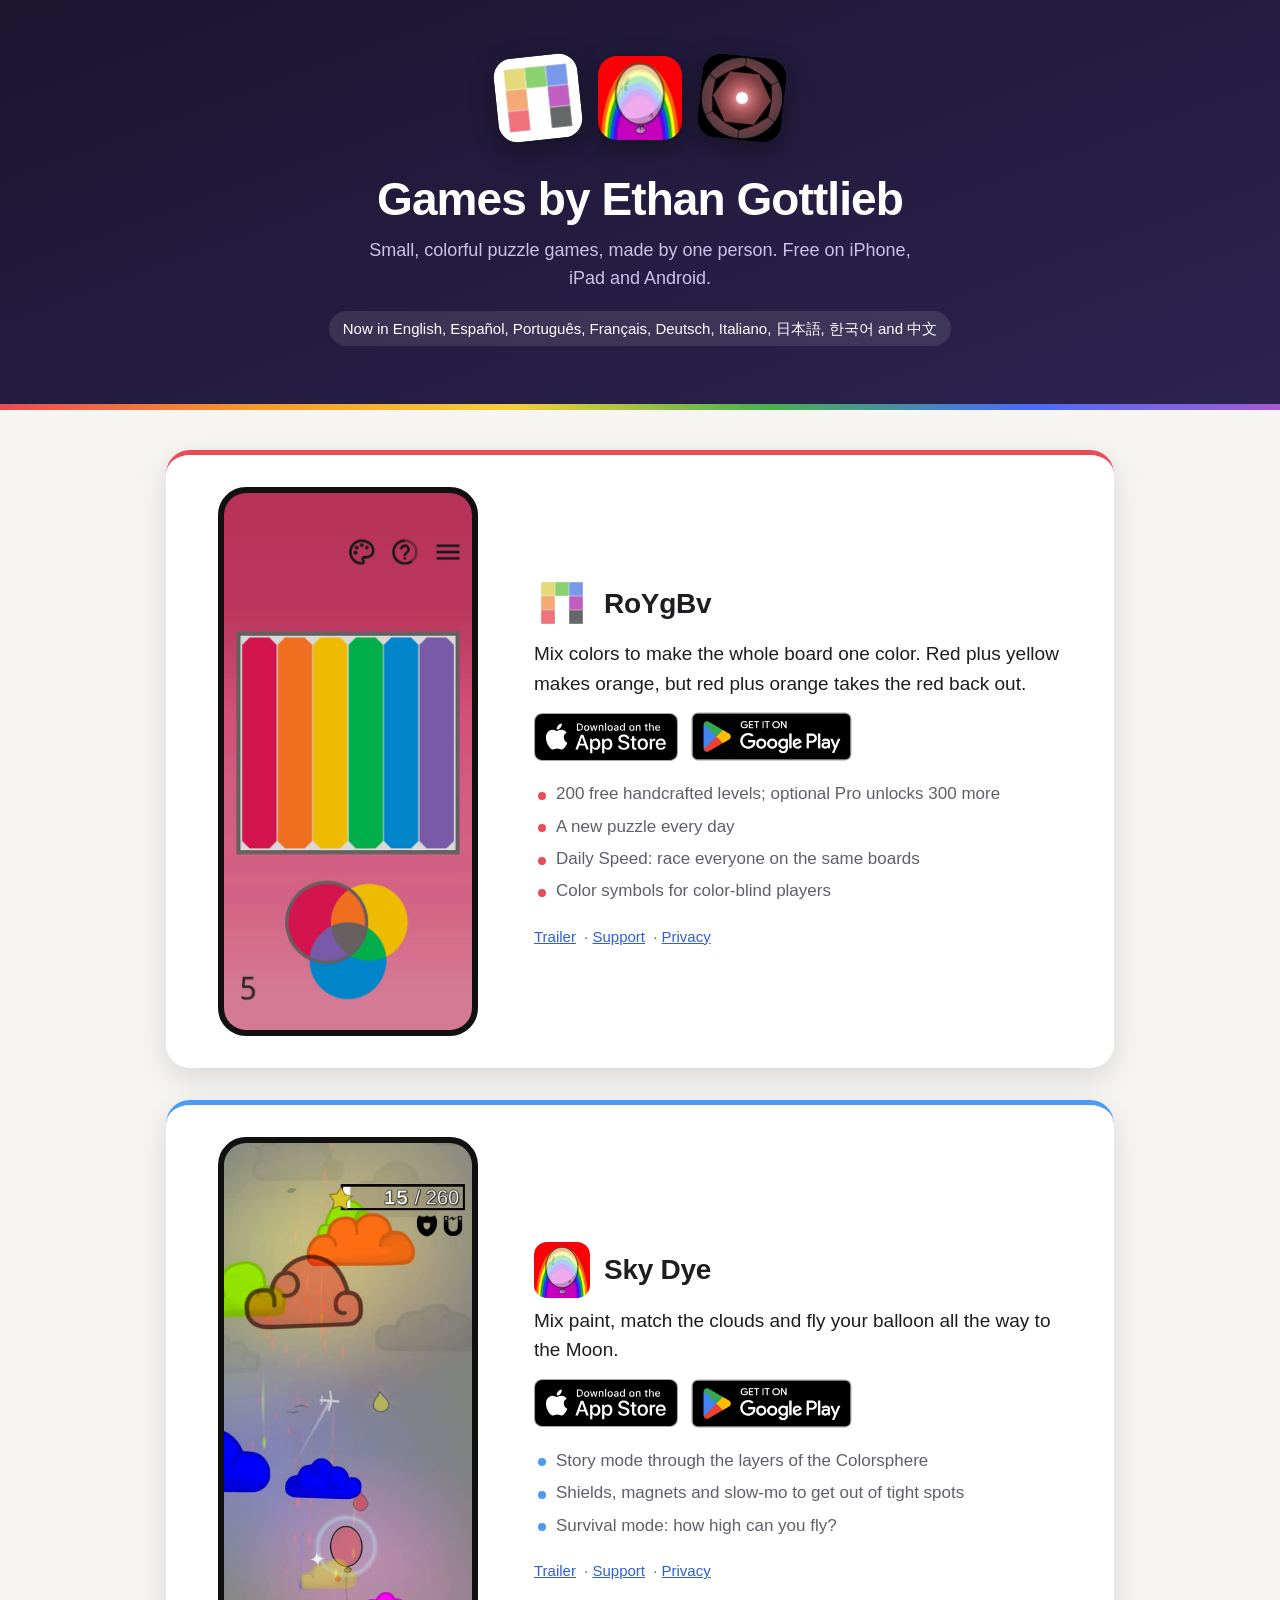
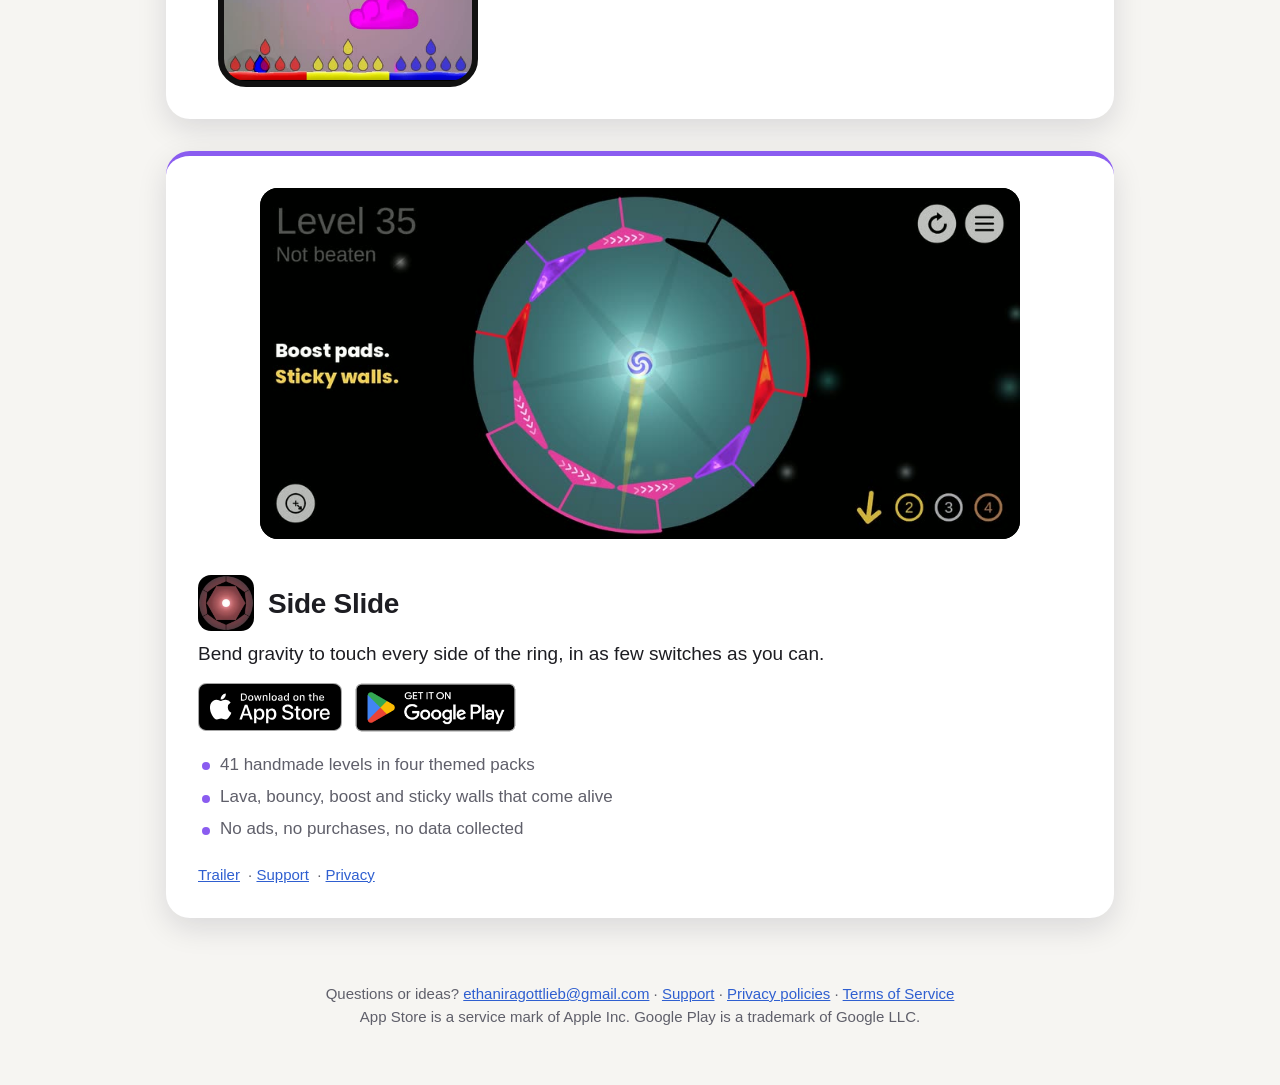
<file: index.html>
<!doctype html>
<html lang="en">
<head>
<meta charset="utf-8">
<meta name="viewport" content="width=device-width, initial-scale=1">
<title>Games by Ethan Gottlieb</title>
<meta name="description" content="RoYgBv, Sky Dye and Side Slide: free puzzle games for iPhone, iPad and Android, now in nine languages.">
<meta property="og:type" content="website">
<meta property="og:url" content="https://ethangottlieb.github.io/">
<meta property="og:title" content="Games by Ethan Gottlieb">
<meta property="og:description" content="RoYgBv, Sky Dye and Side Slide: free puzzle games for iPhone, iPad and Android.">
<meta property="og:image" content="https://ethangottlieb.github.io/img/og.png">
<meta property="og:image:width" content="1200">
<meta property="og:image:height" content="630">
<meta name="twitter:card" content="summary_large_image">
<style>
  :root {
    --bg: #f6f5f2; --card: #ffffff; --ink: #1d1d22; --soft: #5f5f6a; --rule: #e4e2dc; --link: #2f5fd0;
    --hero-a: #1b1530; --hero-b: #2c2350; --hero-ink: #ffffff; --hero-soft: #c9c4e6;
    --shadow: 0 10px 30px rgba(20, 16, 40, .12);
  }
  @media (prefers-color-scheme: dark) {
    :root:not([data-theme="light"]) {
      --bg: #121218; --card: #1b1b23; --ink: #f1f0f5; --soft: #a9a8b8; --rule: #2c2b36; --link: #8fb0ff;
      --hero-a: #0d0a1c; --hero-b: #1f1840; --shadow: 0 10px 30px rgba(0, 0, 0, .45);
    }
  }
  :root[data-theme="dark"] {
    --bg: #121218; --card: #1b1b23; --ink: #f1f0f5; --soft: #a9a8b8; --rule: #2c2b36; --link: #8fb0ff;
    --hero-a: #0d0a1c; --hero-b: #1f1840; --shadow: 0 10px 30px rgba(0, 0, 0, .45);
  }
  * { box-sizing: border-box; }
  body { margin: 0; background: var(--bg); color: var(--ink); font: 17px/1.55 -apple-system, BlinkMacSystemFont, "Segoe UI", Roboto, sans-serif; }
  a { color: var(--link); }

  .hero { background: linear-gradient(160deg, var(--hero-a), var(--hero-b)); color: var(--hero-ink); padding: 56px 16px 64px; text-align: center; overflow: hidden; position: relative; }
  .hero::after { content: ""; position: absolute; inset: auto 0 0 0; height: 6px;
    background: linear-gradient(90deg, #e94b57, #f39a2d, #f2d13b, #4caf50, #4b6bf5, #a35cd1); }
  .icons { display: flex; justify-content: center; gap: 18px; margin-bottom: 26px; }
  .icons img { width: 84px; height: 84px; border-radius: 19px; box-shadow: 0 8px 24px rgba(0, 0, 0, .35); }
  .icons a:first-child img { transform: rotate(-6deg); }
  .icons a:last-child img { transform: rotate(6deg); }
  .icons a:focus-visible { outline: 3px solid #fff; outline-offset: 6px; border-radius: 19px; }
  .hero h1 { font-size: clamp(30px, 6vw, 46px); line-height: 1.1; margin: 0 0 12px; letter-spacing: -.02em; }
  .hero p { margin: 0 auto; max-width: 560px; color: var(--hero-soft); font-size: 18px; }
  .langs { display: inline-block; margin-top: 18px; padding: 6px 14px; border-radius: 999px; background: rgba(255, 255, 255, .1); color: var(--hero-ink); font-size: 15px; }

  main { max-width: 980px; margin: 0 auto; padding: 40px 16px 24px; }
  .game { display: grid; grid-template-columns: 300px minmax(0, 1fr); gap: 36px; align-items: center; background: var(--card);
    border-radius: 24px; padding: 32px; margin-bottom: 32px; box-shadow: var(--shadow); border-top: 5px solid var(--accent); scroll-margin-top: 16px; }
  .game.wide { grid-template-columns: minmax(0, 1fr); }
  .media { display: flex; justify-content: center; }
  .media video { display: block; width: 100%; background: #000; }
  .phone video { max-width: 260px; border-radius: 28px; border: 6px solid #111; }
  .wide .media video { border-radius: 18px; max-width: 760px; }
  .title { display: flex; align-items: center; gap: 14px; margin-bottom: 8px; }
  .title img { width: 56px; height: 56px; border-radius: 13px; }
  .title h2 { margin: 0; font-size: 28px; letter-spacing: -.01em; }
  .pitch { margin: 0 0 14px; font-size: 19px; }
  .facts { margin: 0 0 20px; padding: 0; list-style: none; color: var(--soft); }
  .facts li { padding-left: 22px; position: relative; margin-bottom: 6px; }
  .facts li::before { content: ""; position: absolute; left: 4px; top: .62em; width: 8px; height: 8px; border-radius: 50%; background: var(--accent); }
  .badges { margin-bottom: 20px; display: flex; flex-wrap: wrap; align-items: center; gap: 12px; }
  .badges img { height: 48px; display: block; }
  .badges .play img { height: 71px; margin: -11px -10px; }
  .more { margin: 14px 0 0; font-size: 15px; color: var(--soft); }
  .more a { margin-right: 4px; }

  footer { max-width: 980px; margin: 0 auto; padding: 8px 16px 56px; color: var(--soft); font-size: 15px; text-align: center; }

  @media (max-width: 720px) {
    .game { grid-template-columns: minmax(0, 1fr); padding: 22px 18px; gap: 22px; }
    .game > .media { order: 2; }
    .game > .game-details { order: 1; }
    .phone video { max-width: 220px; }
    .icons img { width: 64px; height: 64px; border-radius: 15px; }
  }
</style>
</head>
<body>
<header class="hero">
  <nav class="icons" aria-label="Choose a game">
    <a href="#roygbv" aria-label="RoYgBv"><img src="img/roygbv.webp" alt=""></a>
    <a href="#sky-dye" aria-label="Sky Dye"><img src="img/sky-dye.webp" alt=""></a>
    <a href="#side-slide" aria-label="Side Slide"><img src="img/side-slide.webp" alt=""></a>
  </nav>
  <h1>Games by Ethan Gottlieb</h1>
  <p>Small, colorful puzzle games, made by one person. Free on iPhone, iPad and Android.</p>
  <span class="langs">Now in English, Español, Português, Français, Deutsch, Italiano, 日本語, 한국어 and 中文</span>
</header>

<main>
  <section id="roygbv" class="game" style="--accent: #e94b57">
    <div class="media phone">
      <video src="media/roygbv.mp4" poster="media/roygbv.jpg" autoplay muted loop playsinline preload="metadata" aria-label="RoYgBv gameplay"></video>
    </div>
    <div class="game-details">
      <div class="title"><img src="img/roygbv.webp" alt=""><h2>RoYgBv</h2></div>
      <p class="pitch">Mix colors to make the whole board one color. Red plus yellow makes orange, but red plus orange takes the red back out.</p>
      <div class="badges">
        <a href="https://apps.apple.com/app/id1568432072"><img src="img/appstore.svg" alt="Download on the App Store"></a>
        <a class="play" href="https://play.google.com/store/apps/details?id=com.EGames.RoYgBv"><img src="img/googleplay.png" alt="Get it on Google Play"></a>
      </div>
      <ul class="facts">
        <li>200 free handcrafted levels; optional Pro unlocks 300 more</li>
        <li>A new puzzle every day</li>
        <li>Daily Speed: race everyone on the same boards</li>
        <li>Color symbols for color-blind players</li>
      </ul>
      <p class="more"><a href="https://youtu.be/gibpROa7kJY">Trailer</a> · <a href="support/roygbv/">Support</a> · <a href="privacy/roygbv/">Privacy</a></p>
    </div>
  </section>

  <section id="sky-dye" class="game" style="--accent: #4b9bf5">
    <div class="media phone">
      <video src="media/skydye.mp4" poster="media/skydye.jpg" autoplay muted loop playsinline preload="metadata" aria-label="Sky Dye gameplay"></video>
    </div>
    <div class="game-details">
      <div class="title"><img src="img/sky-dye.webp" alt=""><h2>Sky Dye</h2></div>
      <p class="pitch">Mix paint, match the clouds and fly your balloon all the way to the Moon.</p>
      <div class="badges">
        <a href="https://apps.apple.com/app/id1498702247"><img src="img/appstore.svg" alt="Download on the App Store"></a>
        <a class="play" href="https://play.google.com/store/apps/details?id=com.EGames.Coloup"><img src="img/googleplay.png" alt="Get it on Google Play"></a>
      </div>
      <ul class="facts">
        <li>Story mode through the layers of the Colorsphere</li>
        <li>Shields, magnets and slow-mo to get out of tight spots</li>
        <li>Survival mode: how high can you fly?</li>
      </ul>
      <p class="more"><a href="https://youtu.be/QBIG5qkQaCY">Trailer</a> · <a href="support/sky-dye/">Support</a> · <a href="privacy/sky-dye/">Privacy</a></p>
    </div>
  </section>

  <section id="side-slide" class="game wide" style="--accent: #8a5cf0">
    <div class="media">
      <video src="media/sideslide.mp4" poster="media/sideslide.jpg" autoplay muted loop playsinline preload="metadata" aria-label="Side Slide gameplay"></video>
    </div>
    <div class="game-details">
      <div class="title"><img src="img/side-slide.webp" alt=""><h2>Side Slide</h2></div>
      <p class="pitch">Bend gravity to touch every side of the ring, in as few switches as you can.</p>
      <div class="badges">
        <a href="https://apps.apple.com/app/id1527390623"><img src="img/appstore.svg" alt="Download on the App Store"></a>
        <a class="play" href="https://play.google.com/store/apps/details?id=com.EGames.SideSlide"><img src="img/googleplay.png" alt="Get it on Google Play"></a>
      </div>
      <ul class="facts">
        <li>41 handmade levels in four themed packs</li>
        <li>Lava, bouncy, boost and sticky walls that come alive</li>
        <li>No ads, no purchases, no data collected</li>
      </ul>
      <p class="more"><a href="https://www.youtube.com/watch?v=AaIscKdDaAQ">Trailer</a> · <a href="support/side-slide/">Support</a> · <a href="privacy/side-slide/">Privacy</a></p>
    </div>
  </section>
</main>

<footer>
  Questions or ideas? <a href="mailto:ethaniragottlieb@gmail.com">ethaniragottlieb@gmail.com</a> · <a href="support/">Support</a> · <a href="privacy/">Privacy policies</a> · <a href="terms/">Terms of Service</a><br>
  App Store is a service mark of Apple Inc. Google Play is a trademark of Google LLC.
</footer>

<script>
  // Respect reduced motion: show the still frame with controls instead of autoplaying.
  // Otherwise only play the loops that are on screen.
  (function () {
    var videos = document.querySelectorAll("video");
    var still = window.matchMedia && window.matchMedia("(prefers-reduced-motion: reduce)").matches;
    videos.forEach(function (v) {
      if (still) { v.removeAttribute("autoplay"); v.pause(); v.controls = true; }
    });
    if (still || !("IntersectionObserver" in window)) return;
    var io = new IntersectionObserver(function (entries) {
      entries.forEach(function (e) { if (e.isIntersecting) { e.target.play().catch(function () {}); } else { e.target.pause(); } });
    }, { threshold: 0.25 });
    videos.forEach(function (v) { io.observe(v); });
  })();
</script>
<script>
  // Keep untagged visits unchanged; tagged profile links measure channel-level campaigns.
  (function () {
    var params = new URLSearchParams(window.location.search);
    var source = params.get("utm_source");
    if (source === "ig") source = "instagram";
    if (["youtube", "instagram", "tiktok", "creator", "facebook", "linkedin"].indexOf(source) === -1) return;
    // Old profile links retain their original campaign. Accept only bounded campaign tokens.
    var campaign = params.get("utm_campaign") || "";
    if (params.getAll("utm_campaign").length !== 1 || campaign.length > 48 ||
        !/^gg\d{2}r[1-9]\d?(?:_[a-z0-9]+)*$/.test(campaign)) {
      campaign = "gg26r2";
    }
    var referrer = new URLSearchParams({
      utm_source: source,
      utm_medium: source === "creator" ? "email" : "social",
      utm_campaign: campaign
    });
    document.querySelectorAll(".badges a").forEach(function (link) {
      var url = new URL(link.href);
      if (url.hostname === "apps.apple.com") {
        url.searchParams.set("pt", "10389800");
        url.searchParams.set("ct", campaign + "_" + source);
        url.searchParams.set("mt", "8");
      } else if (url.hostname === "play.google.com") {
        url.searchParams.set("referrer", referrer.toString());
      } else {
        return;
      }
      link.href = url.toString();
    });
  })();
</script>
</body>
</html>
</file>
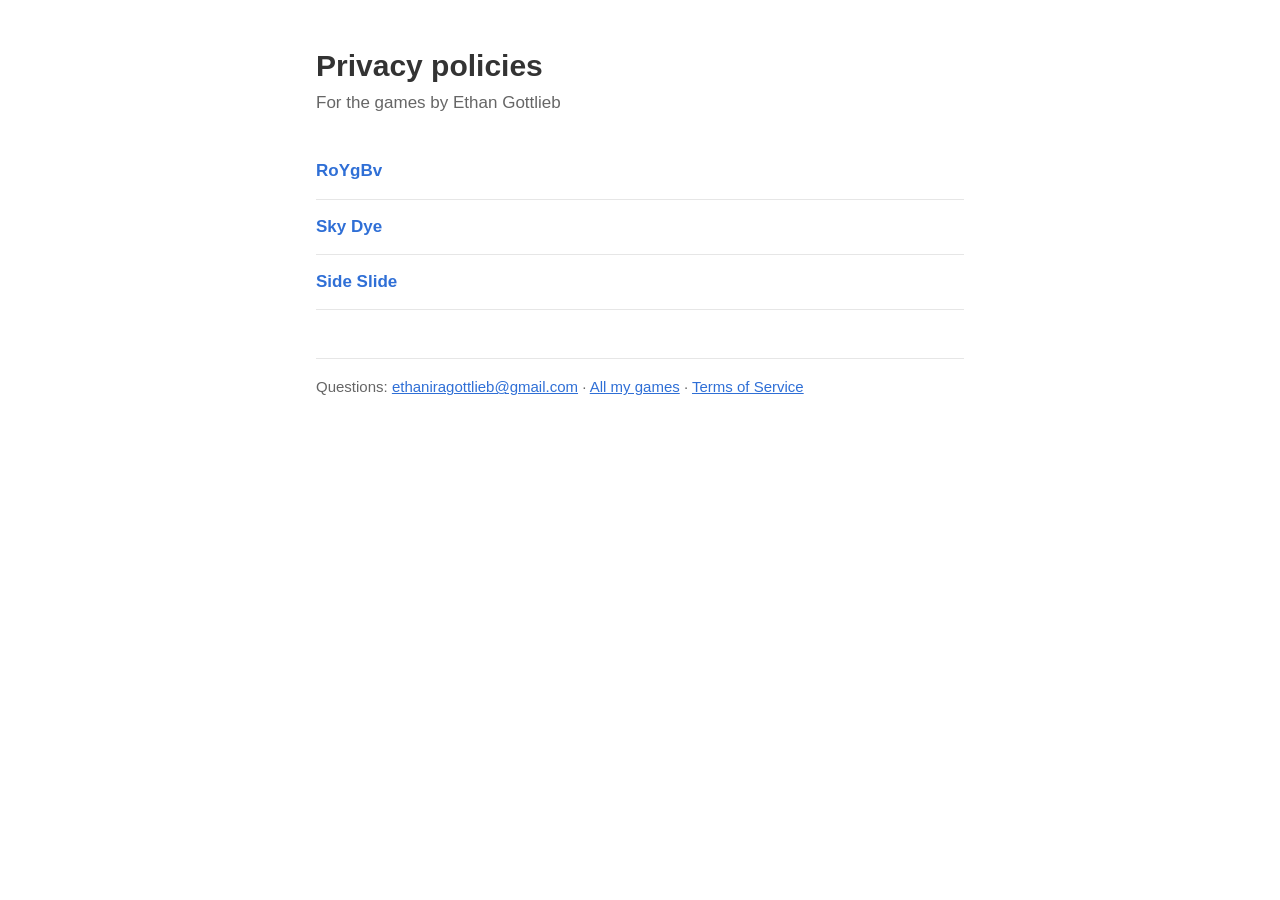
<file: privacy/index.html>
<!doctype html>
<html lang="en">
<head>
<meta charset="utf-8">
<meta name="viewport" content="width=device-width, initial-scale=1">
<title>Game Privacy Policies</title>
<meta name="description" content="Privacy policies for RoYgBv, Sky Dye and Side Slide.">
<link rel="stylesheet" href="style.css">
</head>
<body>
<main>
<h1>Privacy policies</h1>
<p class="updated">For the games by Ethan Gottlieb</p>
<div class="games">
  <a href="roygbv/">RoYgBv</a>
  <a href="sky-dye/">Sky Dye</a>
  <a href="side-slide/">Side Slide</a>
</div>
<footer>Questions: <a href="mailto:ethaniragottlieb@gmail.com">ethaniragottlieb@gmail.com</a> · <a href="../">All my games</a> · <a href="../terms/">Terms of Service</a></footer>
</main>
</body>
</html>
</file>
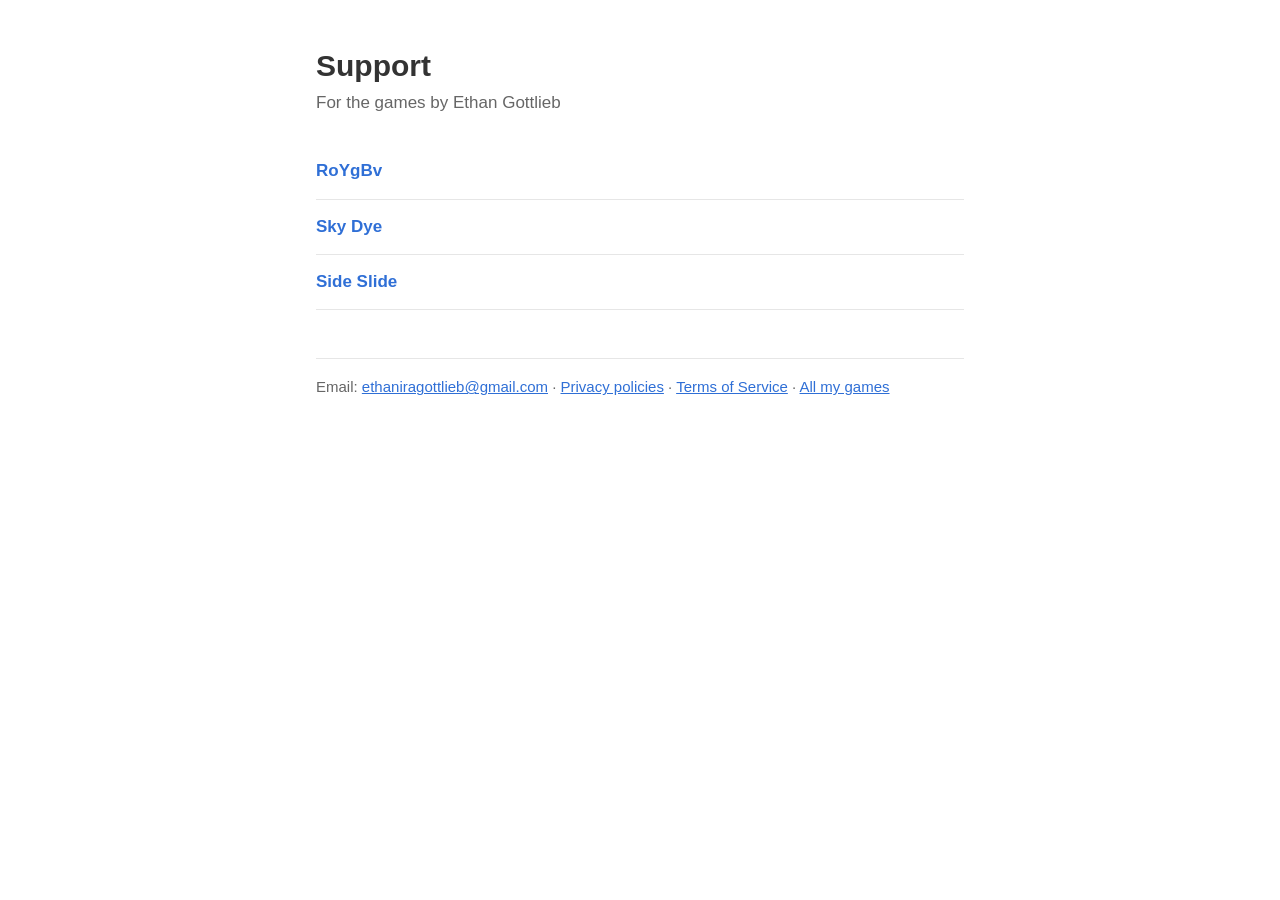
<file: support/index.html>
<!doctype html>
<html lang="en">
<head>
<meta charset="utf-8">
<meta name="viewport" content="width=device-width, initial-scale=1">
<title>Game Support</title>
<meta name="description" content="Help and contact for RoYgBv, Sky Dye and Side Slide.">
<link rel="stylesheet" href="../privacy/style.css">
</head>
<body>
<main>
<h1>Support</h1>
<p class="updated">For the games by Ethan Gottlieb</p>
<div class="games">
  <a href="roygbv/">RoYgBv</a>
  <a href="sky-dye/">Sky Dye</a>
  <a href="side-slide/">Side Slide</a>
</div>
<footer>Email: <a href="mailto:ethaniragottlieb@gmail.com">ethaniragottlieb@gmail.com</a> · <a href="../privacy/">Privacy policies</a> · <a href="../terms/">Terms of Service</a> · <a href="../">All my games</a></footer>
</main>
</body>
</html>
</file>
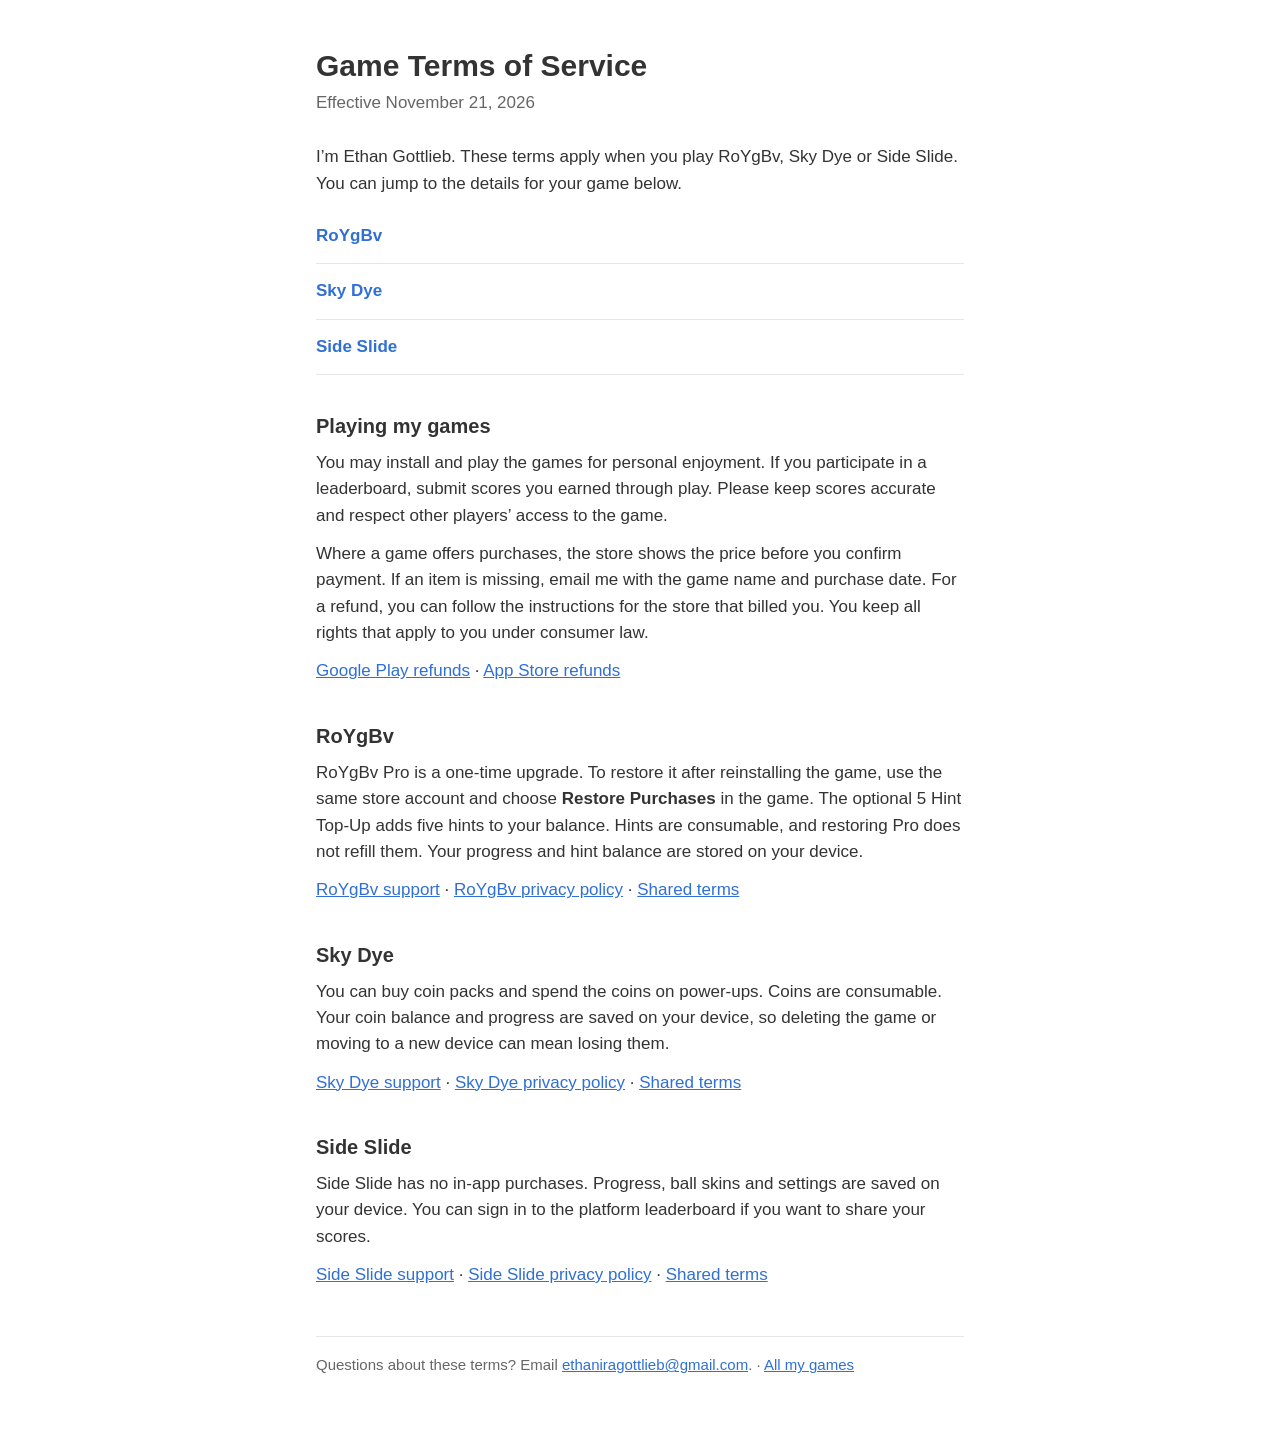
<file: terms/index.html>
<!doctype html>
<html lang="en">
<head>
<meta charset="utf-8">
<meta name="viewport" content="width=device-width, initial-scale=1">
<title>Game Terms of Service · Ethan Gottlieb</title>
<meta name="description" content="Terms of Service for RoYgBv, Sky Dye and Side Slide, including purchases, fair play and support.">
<link rel="stylesheet" href="../privacy/style.css">
</head>
<body>
<main>
<h1>Game Terms of Service</h1>
<p class="updated">Effective November 21, 2026</p>
<p>I’m Ethan Gottlieb. These terms apply when you play RoYgBv, Sky Dye or Side Slide. You can jump to the details for your game below.</p>
<nav aria-label="Games" class="games">
  <a href="#roygbv">RoYgBv</a>
  <a href="#sky-dye">Sky Dye</a>
  <a href="#side-slide">Side Slide</a>
</nav>

<h2 id="shared">Playing my games</h2>
<p>You may install and play the games for personal enjoyment. If you participate in a leaderboard, submit scores you earned through play. Please keep scores accurate and respect other players’ access to the game.</p>
<p>Where a game offers purchases, the store shows the price before you confirm payment. If an item is missing, email me with the game name and purchase date. For a refund, you can follow the instructions for the store that billed you. You keep all rights that apply to you under consumer law.</p>
<p><a href="https://support.google.com/googleplay/answer/2479637">Google Play refunds</a> · <a href="https://support.apple.com/en-us/118223">App Store refunds</a></p>

<h2 id="roygbv">RoYgBv</h2>
<p>RoYgBv Pro is a one-time upgrade. To restore it after reinstalling the game, use the same store account and choose <strong>Restore Purchases</strong> in the game. The optional 5 Hint Top-Up adds five hints to your balance. Hints are consumable, and restoring Pro does not refill them. Your progress and hint balance are stored on your device.</p>
<p><a href="../support/roygbv/">RoYgBv support</a> · <a href="../privacy/roygbv/">RoYgBv privacy policy</a> · <a href="#shared">Shared terms</a></p>

<h2 id="sky-dye">Sky Dye</h2>
<p>You can buy coin packs and spend the coins on power-ups. Coins are consumable. Your coin balance and progress are saved on your device, so deleting the game or moving to a new device can mean losing them.</p>
<p><a href="../support/sky-dye/">Sky Dye support</a> · <a href="../privacy/sky-dye/">Sky Dye privacy policy</a> · <a href="#shared">Shared terms</a></p>

<h2 id="side-slide">Side Slide</h2>
<p>Side Slide has no in-app purchases. Progress, ball skins and settings are saved on your device. You can sign in to the platform leaderboard if you want to share your scores.</p>
<p><a href="../support/side-slide/">Side Slide support</a> · <a href="../privacy/side-slide/">Side Slide privacy policy</a> · <a href="#shared">Shared terms</a></p>

<footer>Questions about these terms? Email <a href="mailto:ethaniragottlieb@gmail.com">ethaniragottlieb@gmail.com</a>. · <a href="../">All my games</a></footer>
</main>
</body>
</html>
</file>
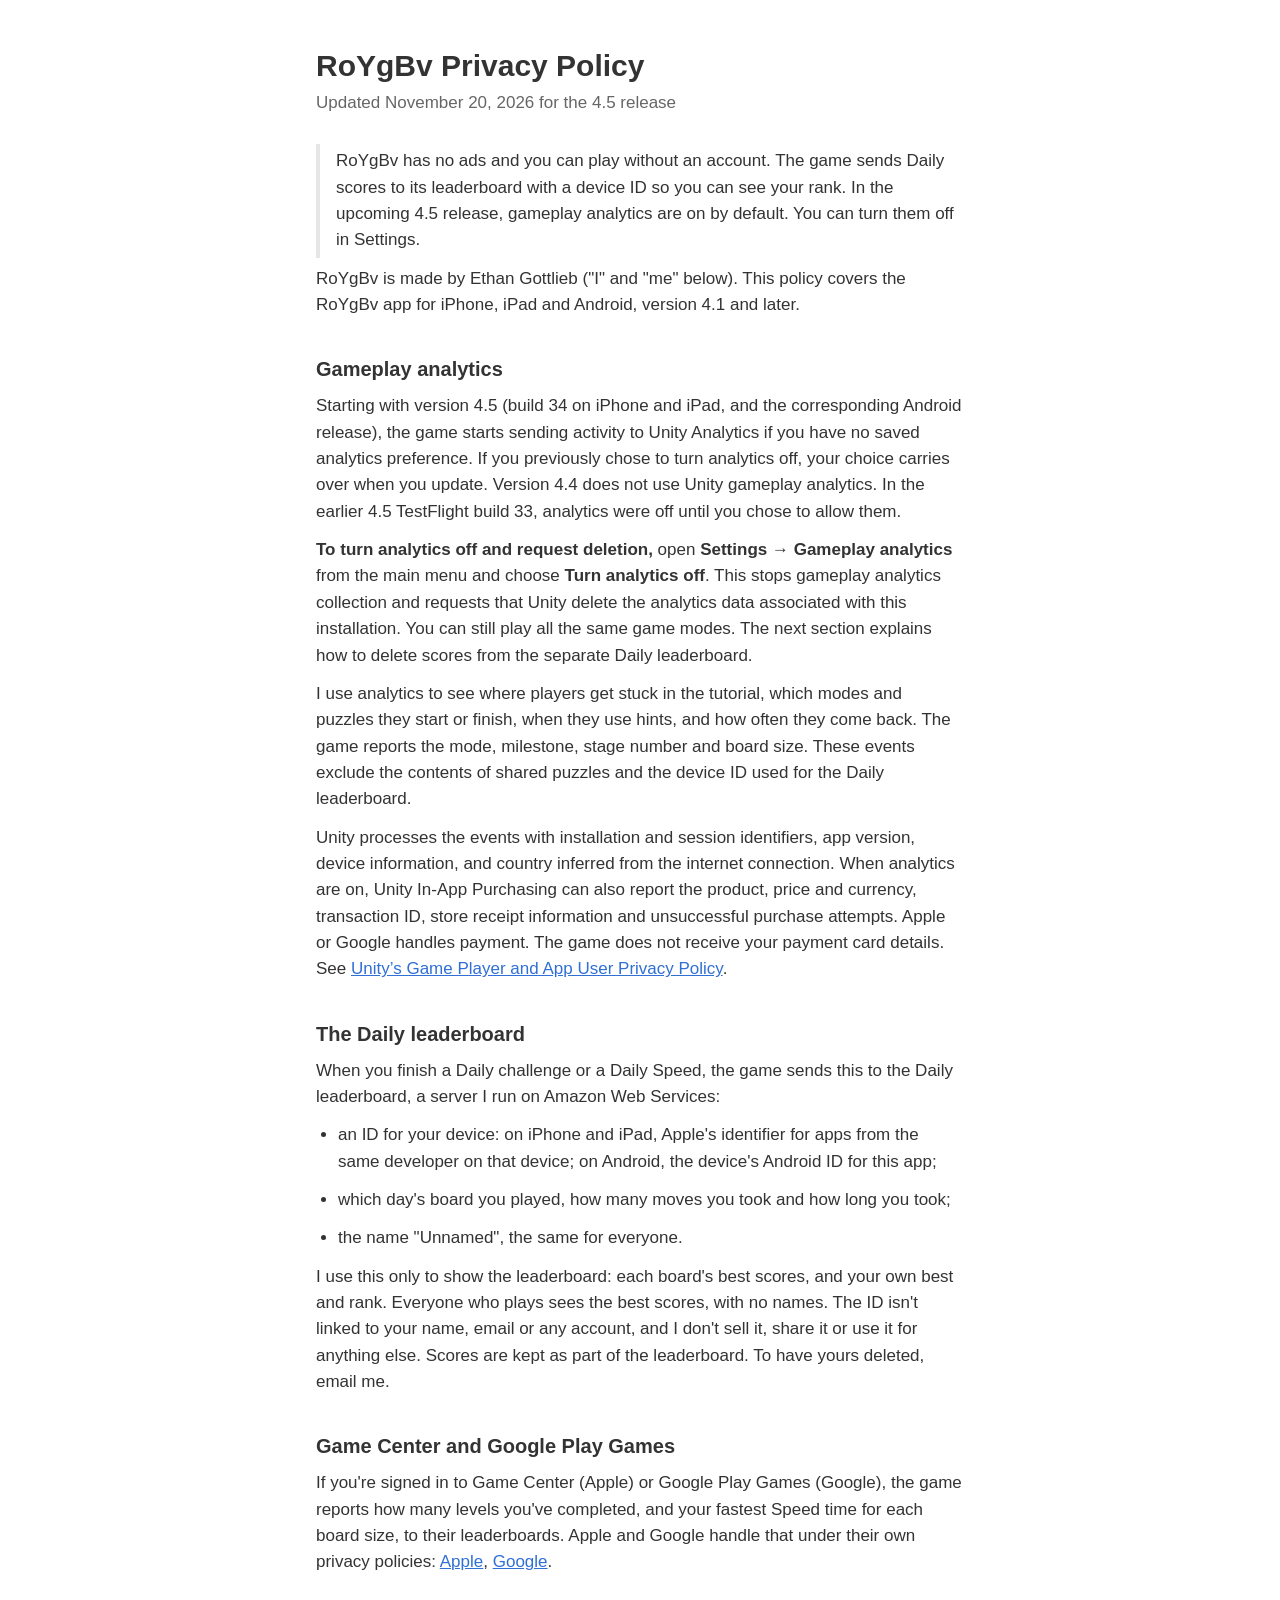
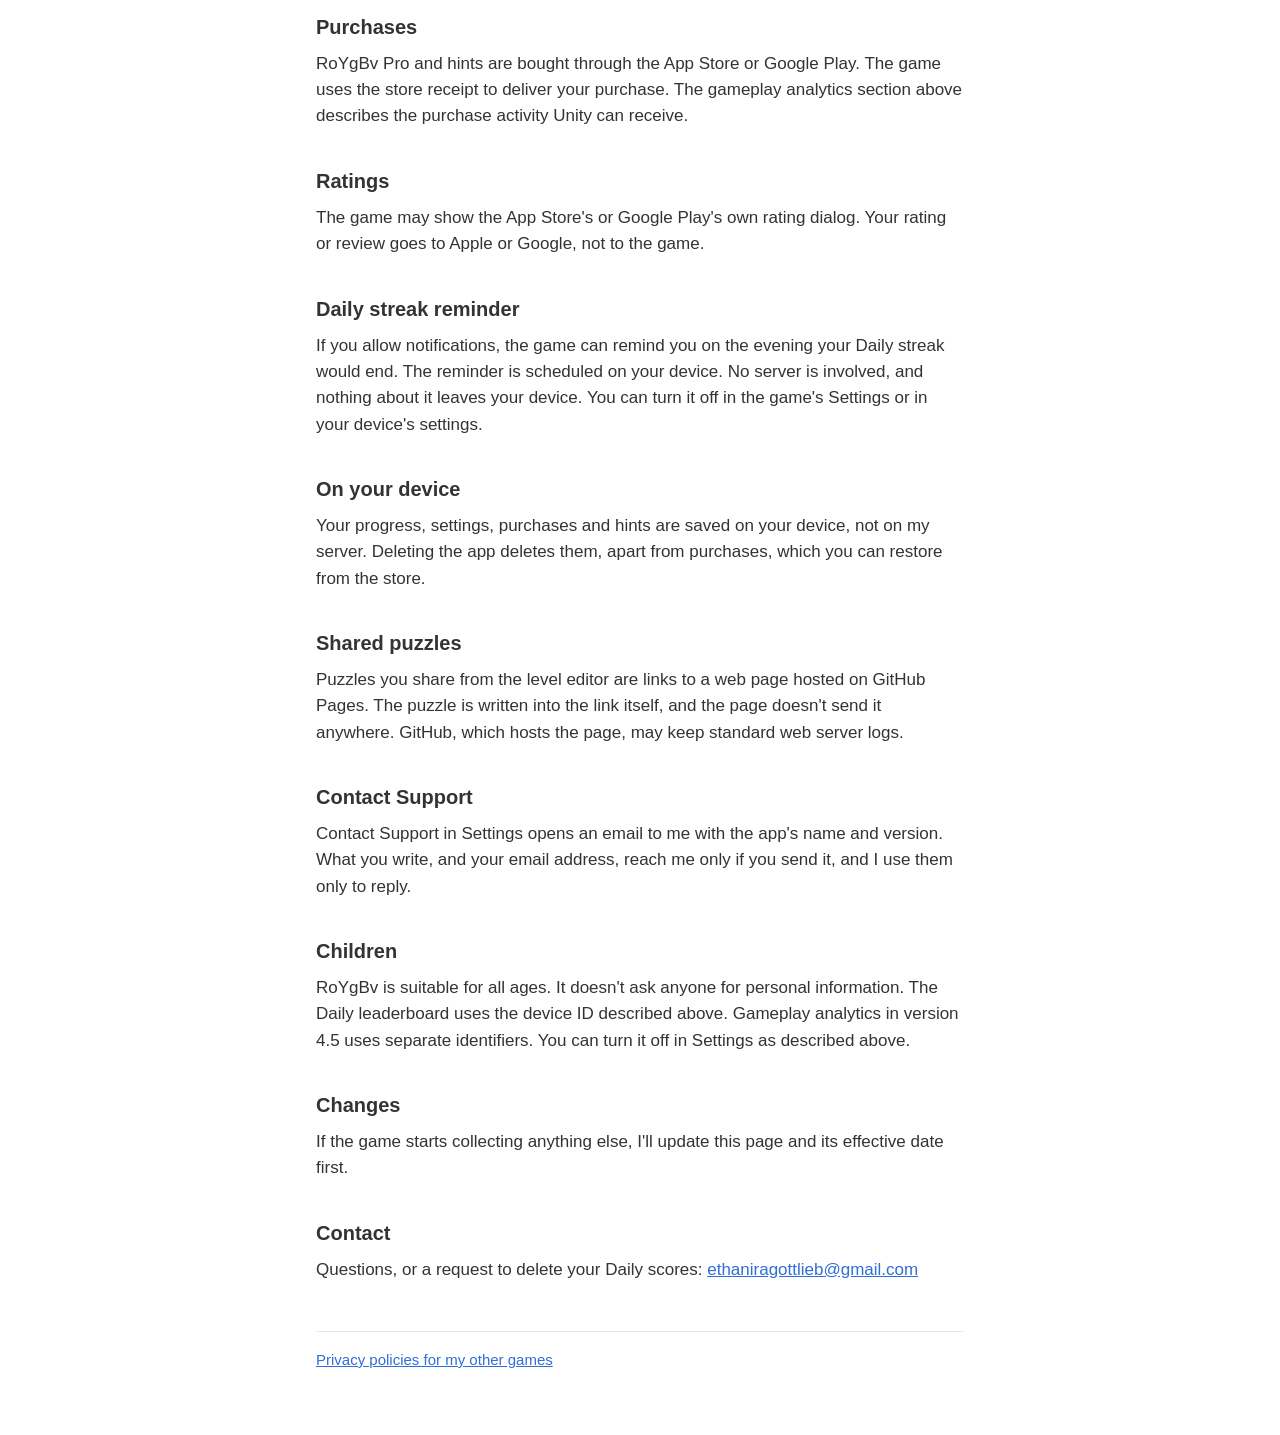
<file: privacy/roygbv/index.html>
<!doctype html>
<html lang="en">
<head>
<meta charset="utf-8">
<meta name="viewport" content="width=device-width, initial-scale=1">
<title>RoYgBv Privacy Policy</title>
<meta name="description" content="What the RoYgBv puzzle game collects, and why.">
<link rel="stylesheet" href="../style.css">
</head>
<body>
<main>
<h1>RoYgBv Privacy Policy</h1>
<p class="updated">Updated November 20, 2026 for the 4.5 release</p>

<p class="summary">RoYgBv has no ads and you can play without an account. The game sends Daily scores to its leaderboard with a device ID so you can see your rank. In the upcoming 4.5 release, gameplay analytics are on by default. You can turn them off in Settings.</p>

<p>RoYgBv is made by Ethan Gottlieb ("I" and "me" below). This policy covers the RoYgBv app for iPhone, iPad and Android, version 4.1 and later.</p>

<h2>Gameplay analytics</h2>
<p>Starting with version 4.5 (build 34 on iPhone and iPad, and the corresponding Android release), the game starts sending activity to Unity Analytics if you have no saved analytics preference. If you previously chose to turn analytics off, your choice carries over when you update. Version 4.4 does not use Unity gameplay analytics. In the earlier 4.5 TestFlight build 33, analytics were off until you chose to allow them.</p>
<p><strong>To turn analytics off and request deletion,</strong> open <strong>Settings → Gameplay analytics</strong> from the main menu and choose <strong>Turn analytics off</strong>. This stops gameplay analytics collection and requests that Unity delete the analytics data associated with this installation. You can still play all the same game modes. The next section explains how to delete scores from the separate Daily leaderboard.</p>
<p>I use analytics to see where players get stuck in the tutorial, which modes and puzzles they start or finish, when they use hints, and how often they come back. The game reports the mode, milestone, stage number and board size. These events exclude the contents of shared puzzles and the device ID used for the Daily leaderboard.</p>
<p>Unity processes the events with installation and session identifiers, app version, device information, and country inferred from the internet connection. When analytics are on, Unity In-App Purchasing can also report the product, price and currency, transaction ID, store receipt information and unsuccessful purchase attempts. Apple or Google handles payment. The game does not receive your payment card details. See <a href="https://unity.com/legal/game-player-and-app-user-privacy-policy">Unity’s Game Player and App User Privacy Policy</a>.</p>

<h2>The Daily leaderboard</h2>
<p>When you finish a Daily challenge or a Daily Speed, the game sends this to the Daily leaderboard, a server I run on Amazon Web Services:</p>
<ul>
  <li>an ID for your device: on iPhone and iPad, Apple's identifier for apps from the same developer on that device; on Android, the device's Android ID for this app;</li>
  <li>which day's board you played, how many moves you took and how long you took;</li>
  <li>the name "Unnamed", the same for everyone.</li>
</ul>
<p>I use this only to show the leaderboard: each board's best scores, and your own best and rank. Everyone who plays sees the best scores, with no names. The ID isn't linked to your name, email or any account, and I don't sell it, share it or use it for anything else. Scores are kept as part of the leaderboard. To have yours deleted, email me.</p>

<h2>Game Center and Google Play Games</h2>
<p>If you're signed in to Game Center (Apple) or Google Play Games (Google), the game reports how many levels you've completed, and your fastest Speed time for each board size, to their leaderboards. Apple and Google handle that under their own privacy policies: <a href="https://www.apple.com/legal/privacy/">Apple</a>, <a href="https://policies.google.com/privacy">Google</a>.</p>

<h2>Purchases</h2>
<p>RoYgBv Pro and hints are bought through the App Store or Google Play. The game uses the store receipt to deliver your purchase. The gameplay analytics section above describes the purchase activity Unity can receive.</p>

<h2>Ratings</h2>
<p>The game may show the App Store's or Google Play's own rating dialog. Your rating or review goes to Apple or Google, not to the game.</p>

<h2>Daily streak reminder</h2>
<p>If you allow notifications, the game can remind you on the evening your Daily streak would end. The reminder is scheduled on your device. No server is involved, and nothing about it leaves your device. You can turn it off in the game's Settings or in your device's settings.</p>

<h2>On your device</h2>
<p>Your progress, settings, purchases and hints are saved on your device, not on my server. Deleting the app deletes them, apart from purchases, which you can restore from the store.</p>

<h2>Shared puzzles</h2>
<p>Puzzles you share from the level editor are links to a web page hosted on GitHub Pages. The puzzle is written into the link itself, and the page doesn't send it anywhere. GitHub, which hosts the page, may keep standard web server logs.</p>

<h2>Contact Support</h2>
<p>Contact Support in Settings opens an email to me with the app's name and version. What you write, and your email address, reach me only if you send it, and I use them only to reply.</p>

<h2>Children</h2>
<p>RoYgBv is suitable for all ages. It doesn't ask anyone for personal information. The Daily leaderboard uses the device ID described above. Gameplay analytics in version 4.5 uses separate identifiers. You can turn it off in Settings as described above.</p>

<h2>Changes</h2>
<p>If the game starts collecting anything else, I'll update this page and its effective date first.</p>

<h2>Contact</h2>
<p>Questions, or a request to delete your Daily scores: <a href="mailto:ethaniragottlieb@gmail.com">ethaniragottlieb@gmail.com</a></p>

<footer><a href="../">Privacy policies for my other games</a></footer>
</main>
</body>
</html>
</file>
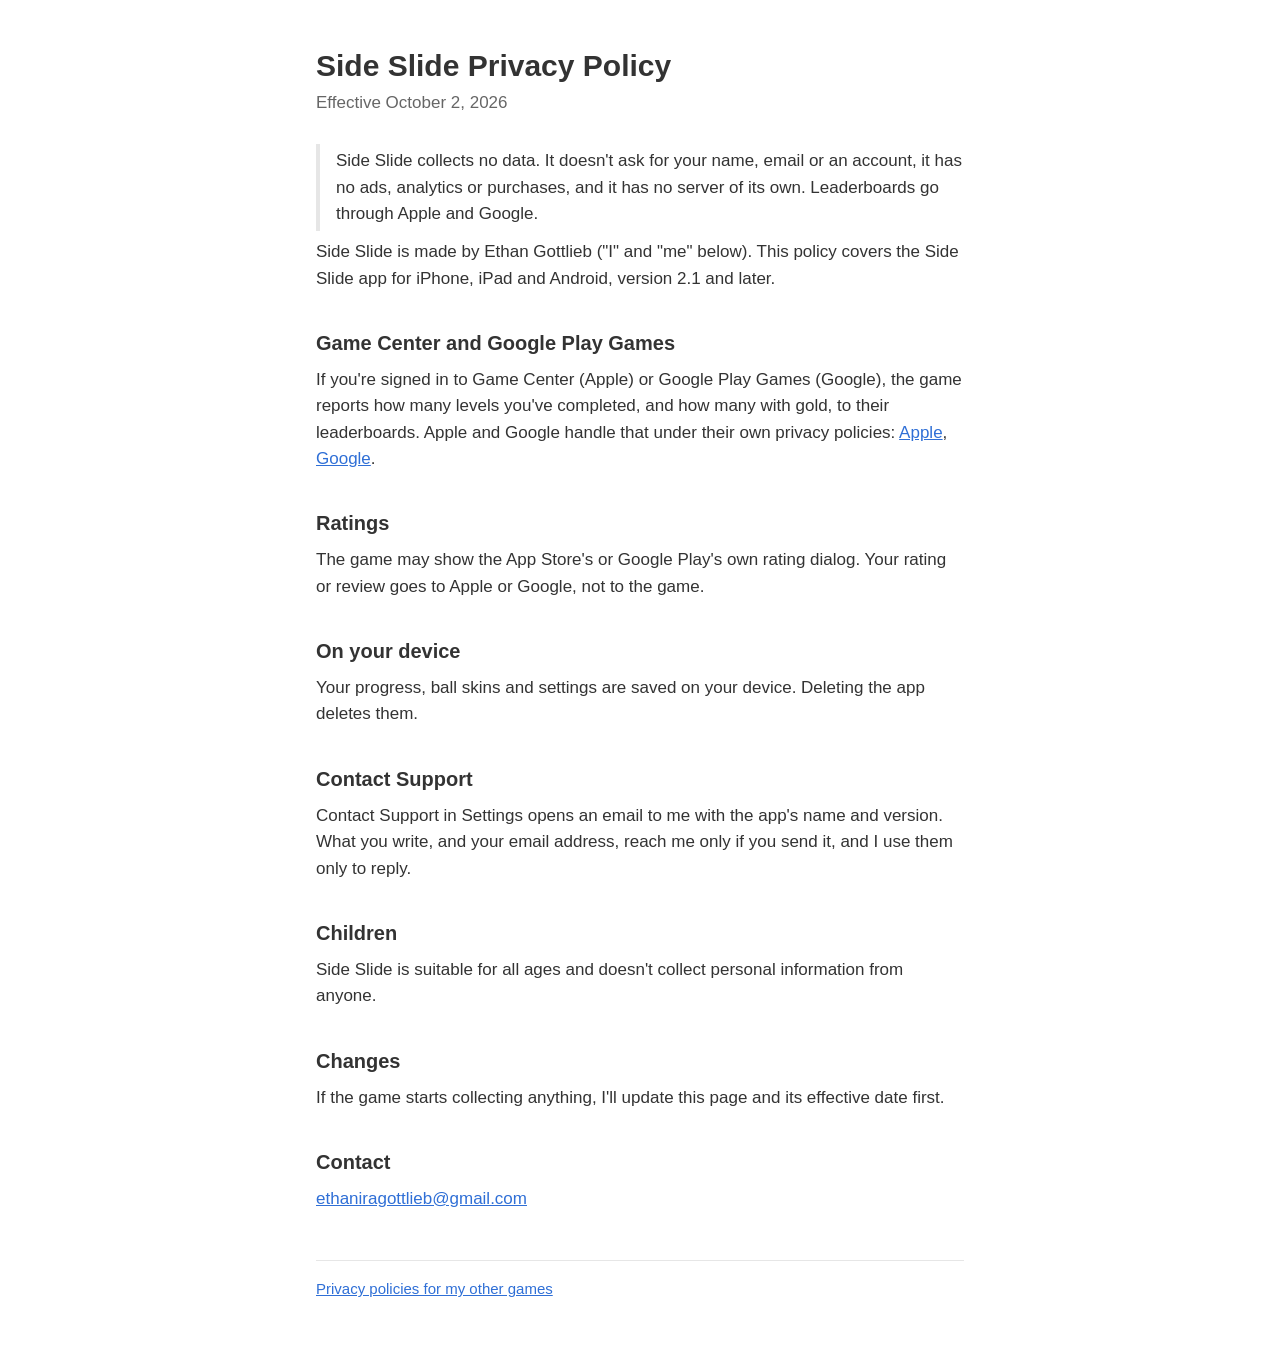
<file: privacy/side-slide/index.html>
<!doctype html>
<html lang="en">
<head>
<meta charset="utf-8">
<meta name="viewport" content="width=device-width, initial-scale=1">
<title>Side Slide Privacy Policy</title>
<meta name="description" content="What the Side Slide game collects: nothing of its own.">
<link rel="stylesheet" href="../style.css">
</head>
<body>
<main>
<h1>Side Slide Privacy Policy</h1>
<p class="updated">Effective October 2, 2026</p>

<p class="summary">Side Slide collects no data. It doesn't ask for your name, email or an account, it has no ads, analytics or purchases, and it has no server of its own. Leaderboards go through Apple and Google.</p>

<p>Side Slide is made by Ethan Gottlieb ("I" and "me" below). This policy covers the Side Slide app for iPhone, iPad and Android, version 2.1 and later.</p>

<h2>Game Center and Google Play Games</h2>
<p>If you're signed in to Game Center (Apple) or Google Play Games (Google), the game reports how many levels you've completed, and how many with gold, to their leaderboards. Apple and Google handle that under their own privacy policies: <a href="https://www.apple.com/legal/privacy/">Apple</a>, <a href="https://policies.google.com/privacy">Google</a>.</p>

<h2>Ratings</h2>
<p>The game may show the App Store's or Google Play's own rating dialog. Your rating or review goes to Apple or Google, not to the game.</p>

<h2>On your device</h2>
<p>Your progress, ball skins and settings are saved on your device. Deleting the app deletes them.</p>

<h2>Contact Support</h2>
<p>Contact Support in Settings opens an email to me with the app's name and version. What you write, and your email address, reach me only if you send it, and I use them only to reply.</p>

<h2>Children</h2>
<p>Side Slide is suitable for all ages and doesn't collect personal information from anyone.</p>

<h2>Changes</h2>
<p>If the game starts collecting anything, I'll update this page and its effective date first.</p>

<h2>Contact</h2>
<p><a href="mailto:ethaniragottlieb@gmail.com">ethaniragottlieb@gmail.com</a></p>

<footer><a href="../">Privacy policies for my other games</a></footer>
</main>
</body>
</html>
</file>
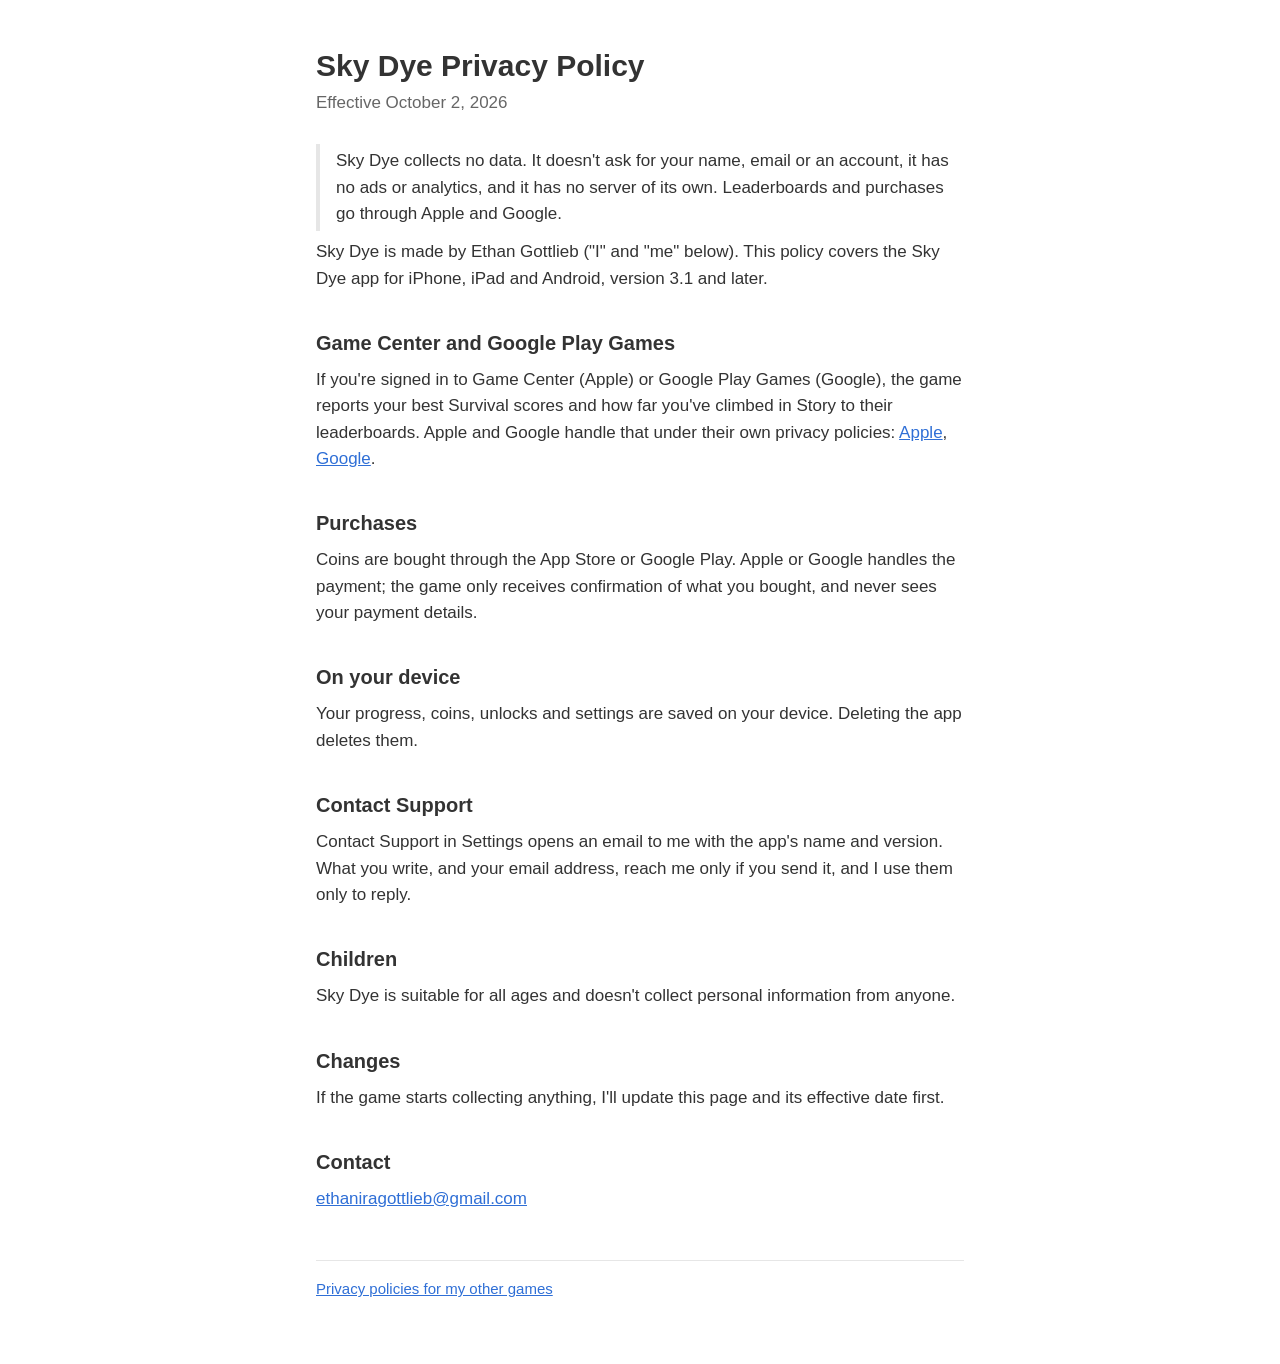
<file: privacy/sky-dye/index.html>
<!doctype html>
<html lang="en">
<head>
<meta charset="utf-8">
<meta name="viewport" content="width=device-width, initial-scale=1">
<title>Sky Dye Privacy Policy</title>
<meta name="description" content="What the Sky Dye game collects: nothing of its own.">
<link rel="stylesheet" href="../style.css">
</head>
<body>
<main>
<h1>Sky Dye Privacy Policy</h1>
<p class="updated">Effective October 2, 2026</p>

<p class="summary">Sky Dye collects no data. It doesn't ask for your name, email or an account, it has no ads or analytics, and it has no server of its own. Leaderboards and purchases go through Apple and Google.</p>

<p>Sky Dye is made by Ethan Gottlieb ("I" and "me" below). This policy covers the Sky Dye app for iPhone, iPad and Android, version 3.1 and later.</p>

<h2>Game Center and Google Play Games</h2>
<p>If you're signed in to Game Center (Apple) or Google Play Games (Google), the game reports your best Survival scores and how far you've climbed in Story to their leaderboards. Apple and Google handle that under their own privacy policies: <a href="https://www.apple.com/legal/privacy/">Apple</a>, <a href="https://policies.google.com/privacy">Google</a>.</p>

<h2>Purchases</h2>
<p>Coins are bought through the App Store or Google Play. Apple or Google handles the payment; the game only receives confirmation of what you bought, and never sees your payment details.</p>

<h2>On your device</h2>
<p>Your progress, coins, unlocks and settings are saved on your device. Deleting the app deletes them.</p>

<h2>Contact Support</h2>
<p>Contact Support in Settings opens an email to me with the app's name and version. What you write, and your email address, reach me only if you send it, and I use them only to reply.</p>

<h2>Children</h2>
<p>Sky Dye is suitable for all ages and doesn't collect personal information from anyone.</p>

<h2>Changes</h2>
<p>If the game starts collecting anything, I'll update this page and its effective date first.</p>

<h2>Contact</h2>
<p><a href="mailto:ethaniragottlieb@gmail.com">ethaniragottlieb@gmail.com</a></p>

<footer><a href="../">Privacy policies for my other games</a></footer>
</main>
</body>
</html>
</file>
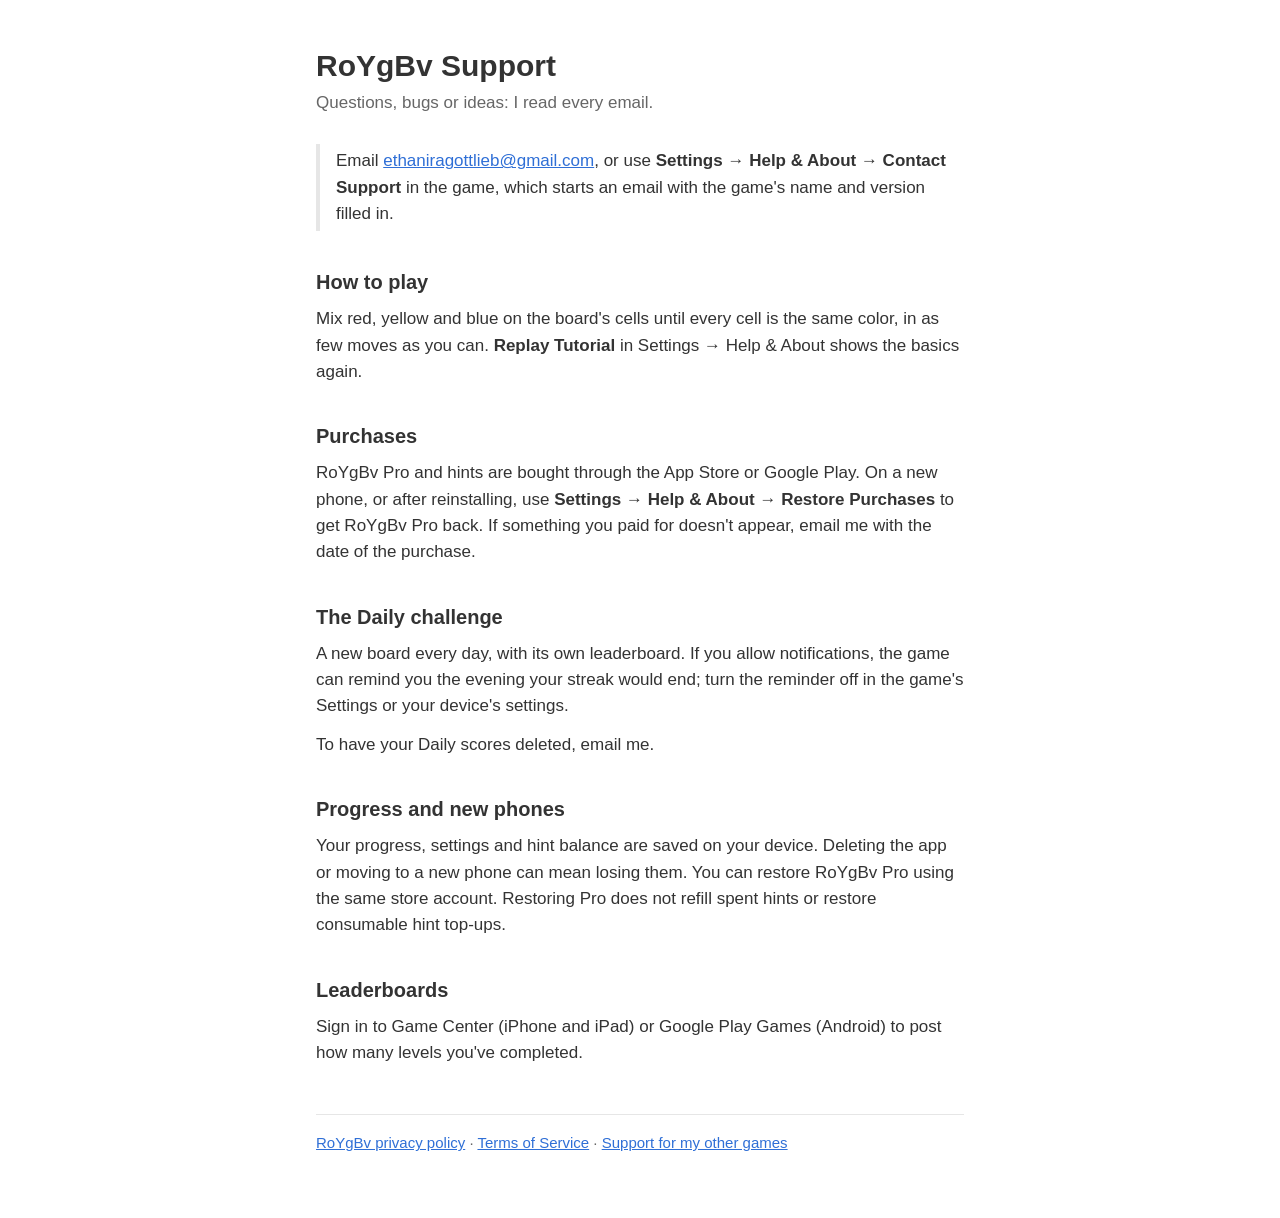
<file: support/roygbv/index.html>
<!doctype html>
<html lang="en">
<head>
<meta charset="utf-8">
<meta name="viewport" content="width=device-width, initial-scale=1">
<title>RoYgBv Support</title>
<meta name="description" content="Help and contact for the RoYgBv game.">
<link rel="stylesheet" href="../../privacy/style.css">
</head>
<body>
<main>
<h1>RoYgBv Support</h1>
<p class="updated">Questions, bugs or ideas: I read every email.</p>

<p class="summary">Email <a href="mailto:ethaniragottlieb@gmail.com">ethaniragottlieb@gmail.com</a>, or use <strong>Settings → Help &amp; About → Contact Support</strong> in the game, which starts an email with the game's name and version filled in.</p>

<h2>How to play</h2>
<p>Mix red, yellow and blue on the board's cells until every cell is the same color, in as few moves as you can. <strong>Replay Tutorial</strong> in Settings → Help &amp; About shows the basics again.</p>

<h2>Purchases</h2>
<p>RoYgBv Pro and hints are bought through the App Store or Google Play. On a new phone, or after reinstalling, use <strong>Settings → Help &amp; About → Restore Purchases</strong> to get RoYgBv Pro back. If something you paid for doesn't appear, email me with the date of the purchase.</p>

<h2>The Daily challenge</h2>
<p>A new board every day, with its own leaderboard. If you allow notifications, the game can remind you the evening your streak would end; turn the reminder off in the game's Settings or your device's settings.</p>
<p>To have your Daily scores deleted, email me.</p>

<h2>Progress and new phones</h2>
<p>Your progress, settings and hint balance are saved on your device. Deleting the app or moving to a new phone can mean losing them. You can restore RoYgBv Pro using the same store account. Restoring Pro does not refill spent hints or restore consumable hint top-ups.</p>

<h2>Leaderboards</h2>
<p>Sign in to Game Center (iPhone and iPad) or Google Play Games (Android) to post how many levels you've completed.</p>

<footer><a href="../../privacy/roygbv/">RoYgBv privacy policy</a> · <a href="../../terms/#roygbv">Terms of Service</a> · <a href="../">Support for my other games</a></footer>
</main>
</body>
</html>
</file>
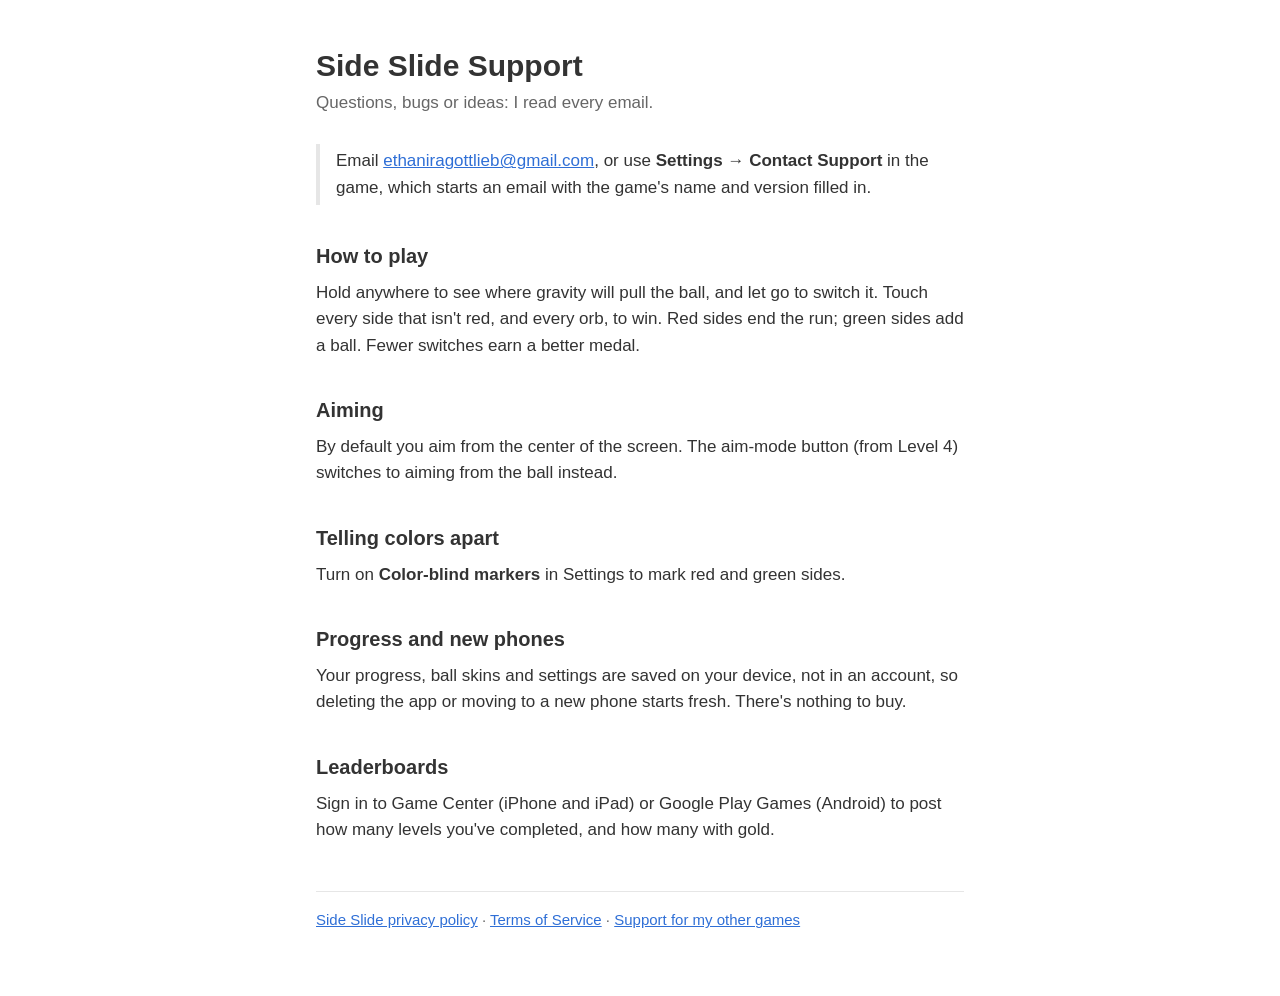
<file: support/side-slide/index.html>
<!doctype html>
<html lang="en">
<head>
<meta charset="utf-8">
<meta name="viewport" content="width=device-width, initial-scale=1">
<title>Side Slide Support</title>
<meta name="description" content="Help and contact for the Side Slide game.">
<link rel="stylesheet" href="../../privacy/style.css">
</head>
<body>
<main>
<h1>Side Slide Support</h1>
<p class="updated">Questions, bugs or ideas: I read every email.</p>

<p class="summary">Email <a href="mailto:ethaniragottlieb@gmail.com">ethaniragottlieb@gmail.com</a>, or use <strong>Settings → Contact Support</strong> in the game, which starts an email with the game's name and version filled in.</p>

<h2>How to play</h2>
<p>Hold anywhere to see where gravity will pull the ball, and let go to switch it. Touch every side that isn't red, and every orb, to win. Red sides end the run; green sides add a ball. Fewer switches earn a better medal.</p>

<h2>Aiming</h2>
<p>By default you aim from the center of the screen. The aim-mode button (from Level 4) switches to aiming from the ball instead.</p>

<h2>Telling colors apart</h2>
<p>Turn on <strong>Color-blind markers</strong> in Settings to mark red and green sides.</p>

<h2>Progress and new phones</h2>
<p>Your progress, ball skins and settings are saved on your device, not in an account, so deleting the app or moving to a new phone starts fresh. There's nothing to buy.</p>

<h2>Leaderboards</h2>
<p>Sign in to Game Center (iPhone and iPad) or Google Play Games (Android) to post how many levels you've completed, and how many with gold.</p>

<footer><a href="../../privacy/side-slide/">Side Slide privacy policy</a> · <a href="../../terms/#side-slide">Terms of Service</a> · <a href="../">Support for my other games</a></footer>
</main>
</body>
</html>
</file>
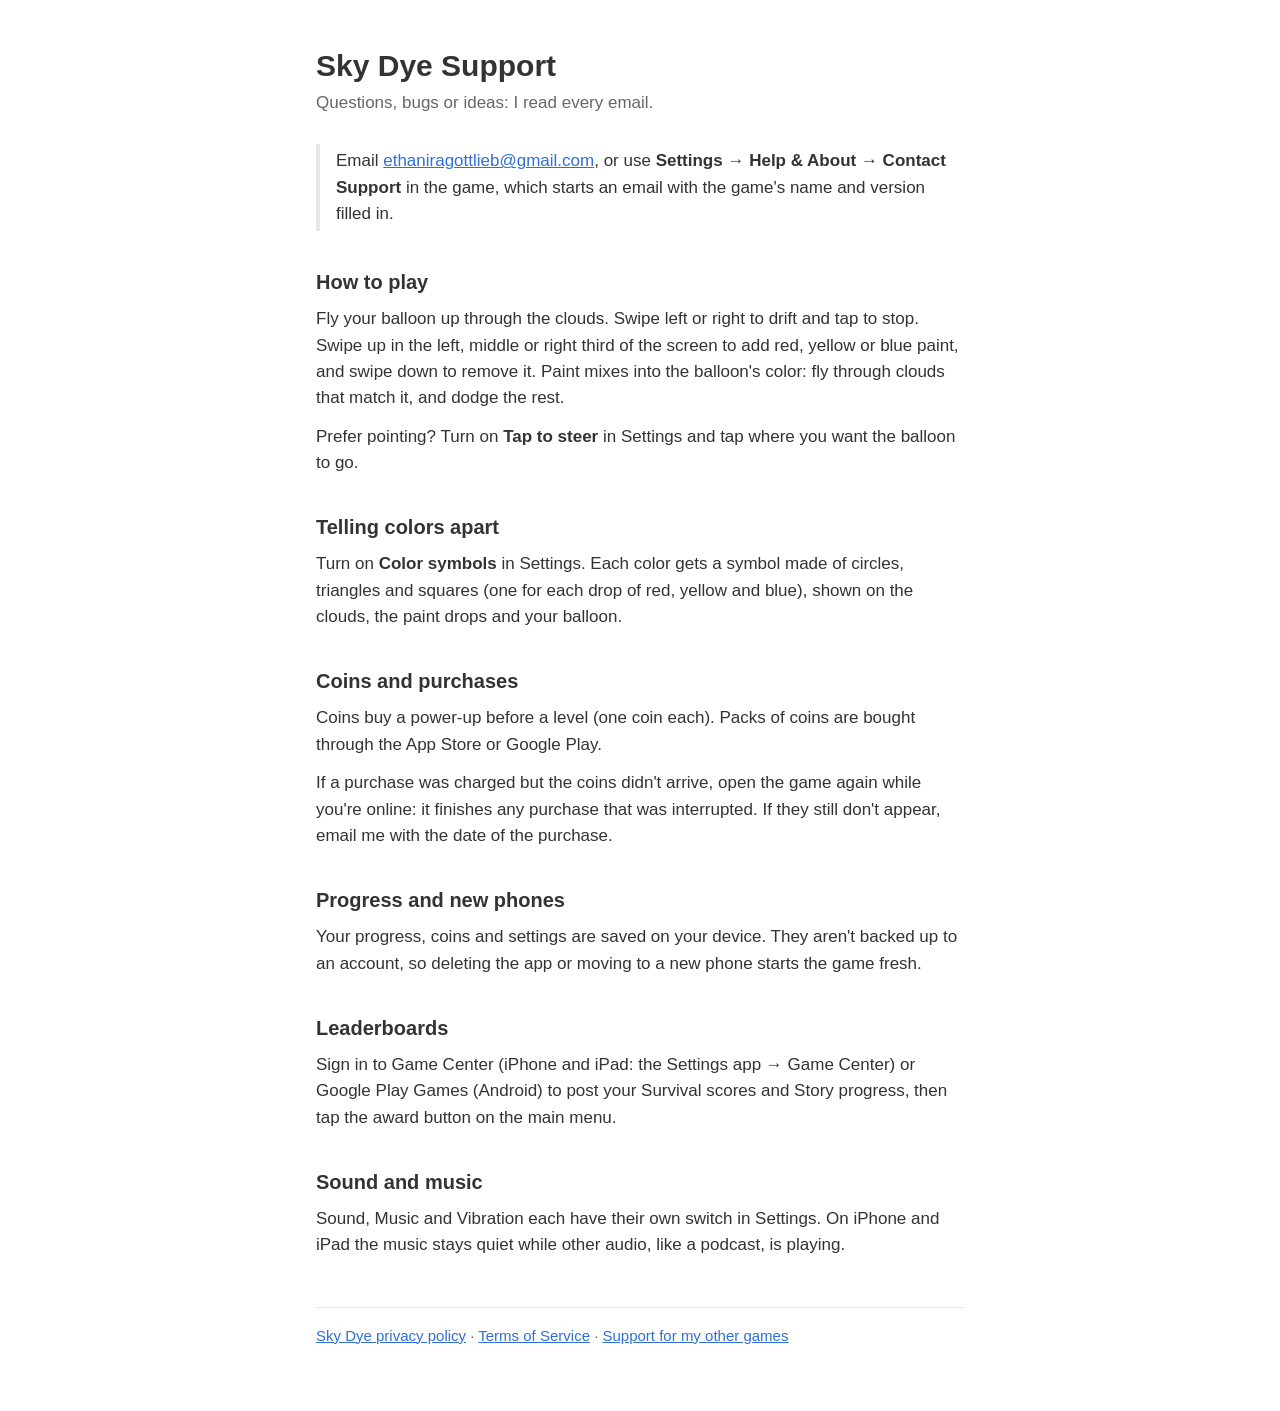
<file: support/sky-dye/index.html>
<!doctype html>
<html lang="en">
<head>
<meta charset="utf-8">
<meta name="viewport" content="width=device-width, initial-scale=1">
<title>Sky Dye Support</title>
<meta name="description" content="Help and contact for the Sky Dye game.">
<link rel="stylesheet" href="../../privacy/style.css">
</head>
<body>
<main>
<h1>Sky Dye Support</h1>
<p class="updated">Questions, bugs or ideas: I read every email.</p>

<p class="summary">Email <a href="mailto:ethaniragottlieb@gmail.com">ethaniragottlieb@gmail.com</a>, or use <strong>Settings → Help &amp; About → Contact Support</strong> in the game, which starts an email with the game's name and version filled in.</p>

<h2>How to play</h2>
<p>Fly your balloon up through the clouds. Swipe left or right to drift and tap to stop. Swipe up in the left, middle or right third of the screen to add red, yellow or blue paint, and swipe down to remove it. Paint mixes into the balloon's color: fly through clouds that match it, and dodge the rest.</p>
<p>Prefer pointing? Turn on <strong>Tap to steer</strong> in Settings and tap where you want the balloon to go.</p>

<h2>Telling colors apart</h2>
<p>Turn on <strong>Color symbols</strong> in Settings. Each color gets a symbol made of circles, triangles and squares (one for each drop of red, yellow and blue), shown on the clouds, the paint drops and your balloon.</p>

<h2>Coins and purchases</h2>
<p>Coins buy a power-up before a level (one coin each). Packs of coins are bought through the App Store or Google Play.</p>
<p>If a purchase was charged but the coins didn't arrive, open the game again while you're online: it finishes any purchase that was interrupted. If they still don't appear, email me with the date of the purchase.</p>

<h2>Progress and new phones</h2>
<p>Your progress, coins and settings are saved on your device. They aren't backed up to an account, so deleting the app or moving to a new phone starts the game fresh.</p>

<h2>Leaderboards</h2>
<p>Sign in to Game Center (iPhone and iPad: the Settings app → Game Center) or Google Play Games (Android) to post your Survival scores and Story progress, then tap the award button on the main menu.</p>

<h2>Sound and music</h2>
<p>Sound, Music and Vibration each have their own switch in Settings. On iPhone and iPad the music stays quiet while other audio, like a podcast, is playing.</p>

<footer><a href="../../privacy/sky-dye/">Sky Dye privacy policy</a> · <a href="../../terms/#sky-dye">Terms of Service</a> · <a href="../">Support for my other games</a></footer>
</main>
</body>
</html>
</file>
<file: privacy/style.css>
:root { --ink: #333; --soft: #666; --bg: #fff; --rule: #e6e6e6; --link: #2f6fd6; }
@media (prefers-color-scheme: dark) { :root:not([data-theme="light"]) { --ink: #eee; --soft: #aaa; --bg: #151515; --rule: #2e2e2e; --link: #7aa7f0; } }
:root[data-theme="dark"] { --ink: #eee; --soft: #aaa; --bg: #151515; --rule: #2e2e2e; --link: #7aa7f0; }
* { box-sizing: border-box; }
body { margin: 0; background: var(--bg); color: var(--ink); font: 17px/1.55 -apple-system, BlinkMacSystemFont, "Segoe UI", Roboto, sans-serif; }
main { max-width: 680px; margin: 0 auto; padding: 48px 16px 64px; }
h1 { font-size: 30px; line-height: 1.2; margin: 0 0 6px; }
h2 { font-size: 20px; margin: 36px 0 8px; }
p, li { margin: 0 0 12px; }
ul { padding-left: 22px; margin: 0 0 12px; }
a { color: var(--link); }
.updated { color: var(--soft); margin-bottom: 28px; }
.summary { border-left: 4px solid var(--rule); padding: 4px 0 4px 16px; margin: 0 0 8px; }
.games a { display: block; padding: 14px 0; border-bottom: 1px solid var(--rule); text-decoration: none; font-weight: 600; }
footer { margin-top: 48px; padding-top: 16px; border-top: 1px solid var(--rule); color: var(--soft); font-size: 15px; }
</file>
